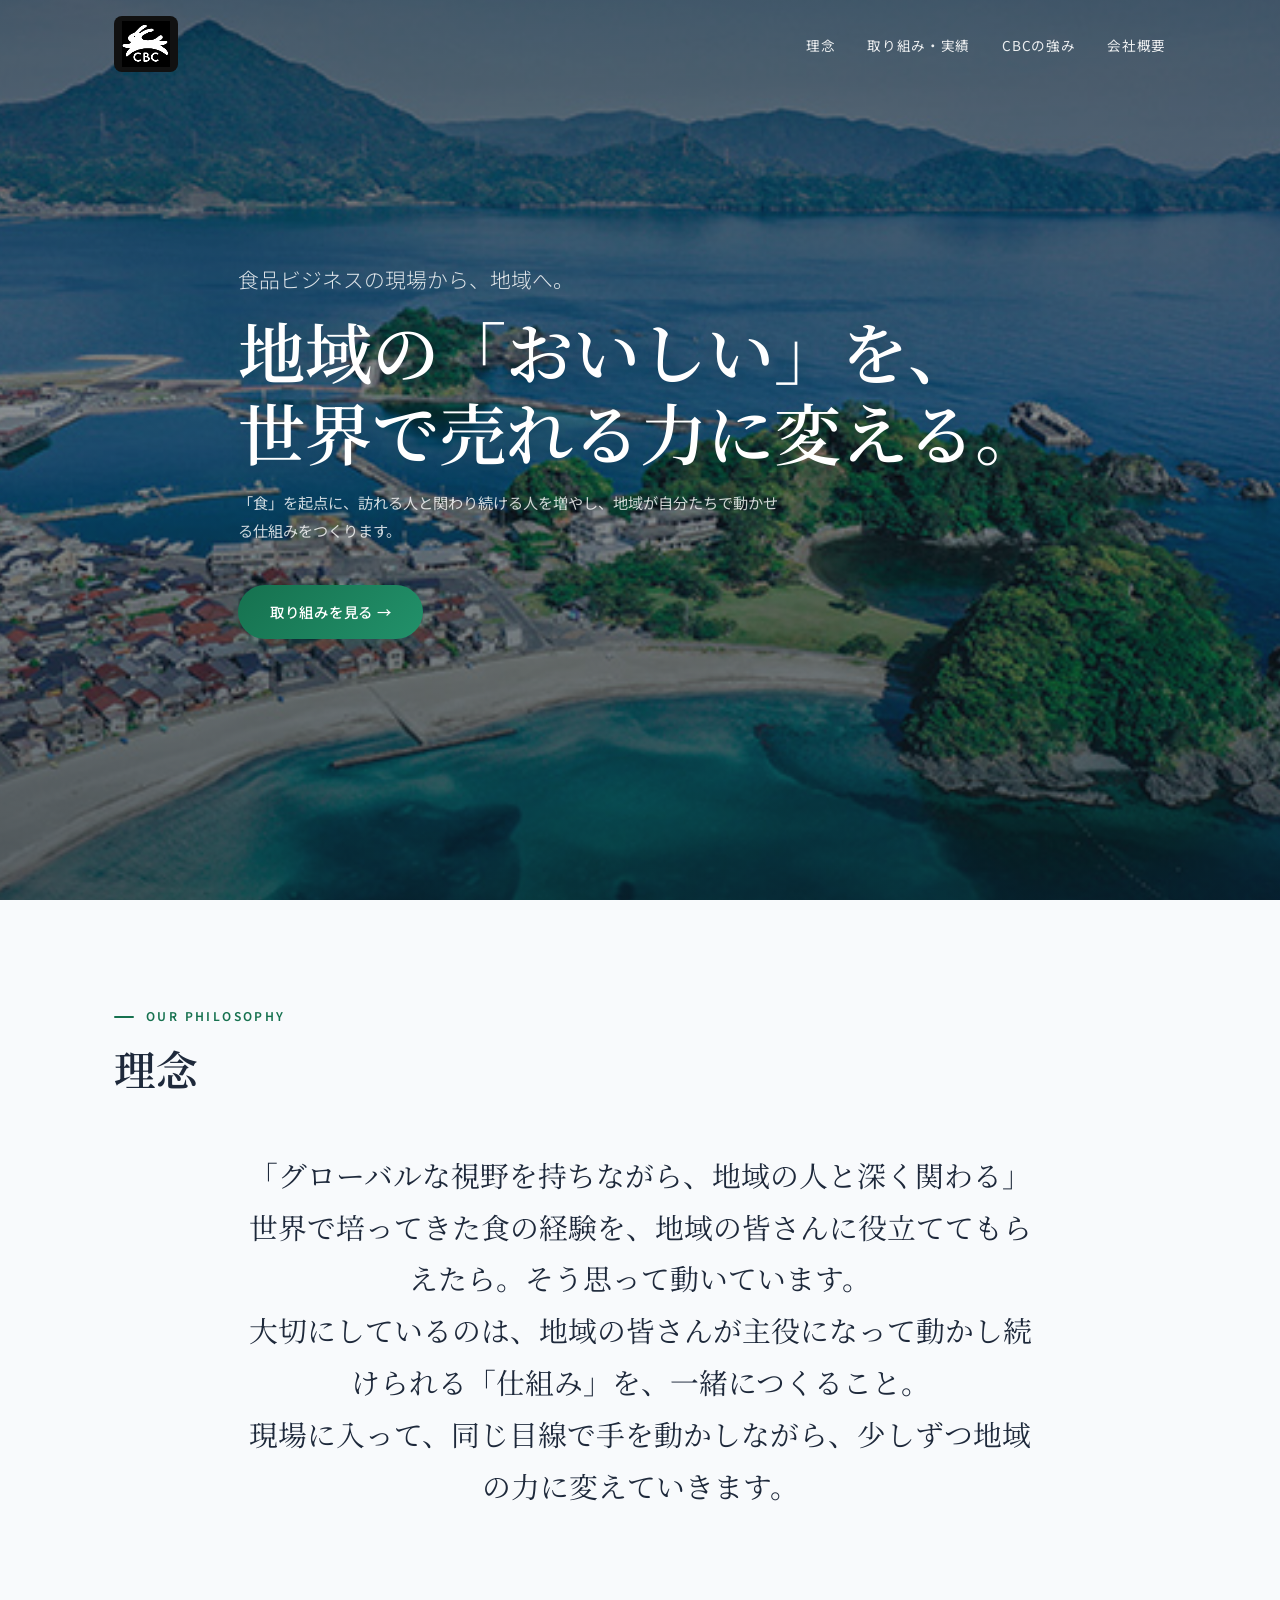
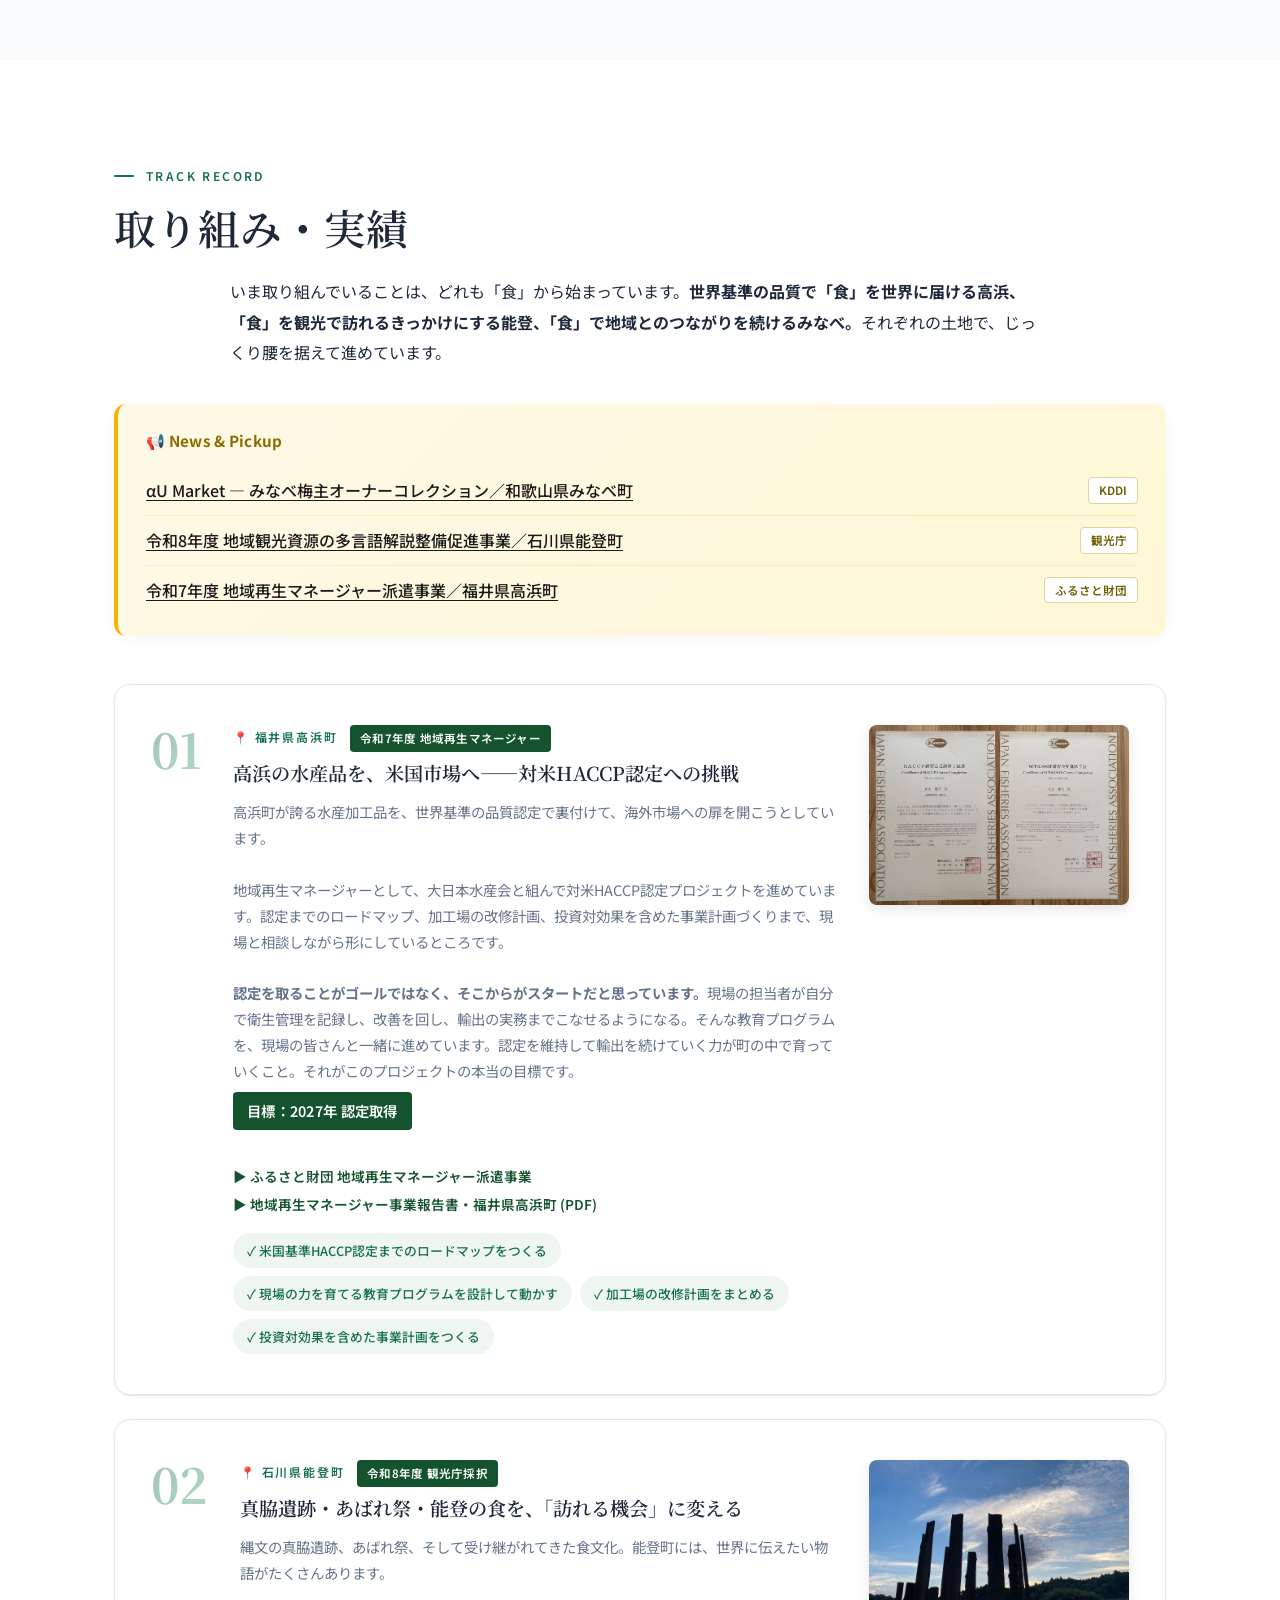
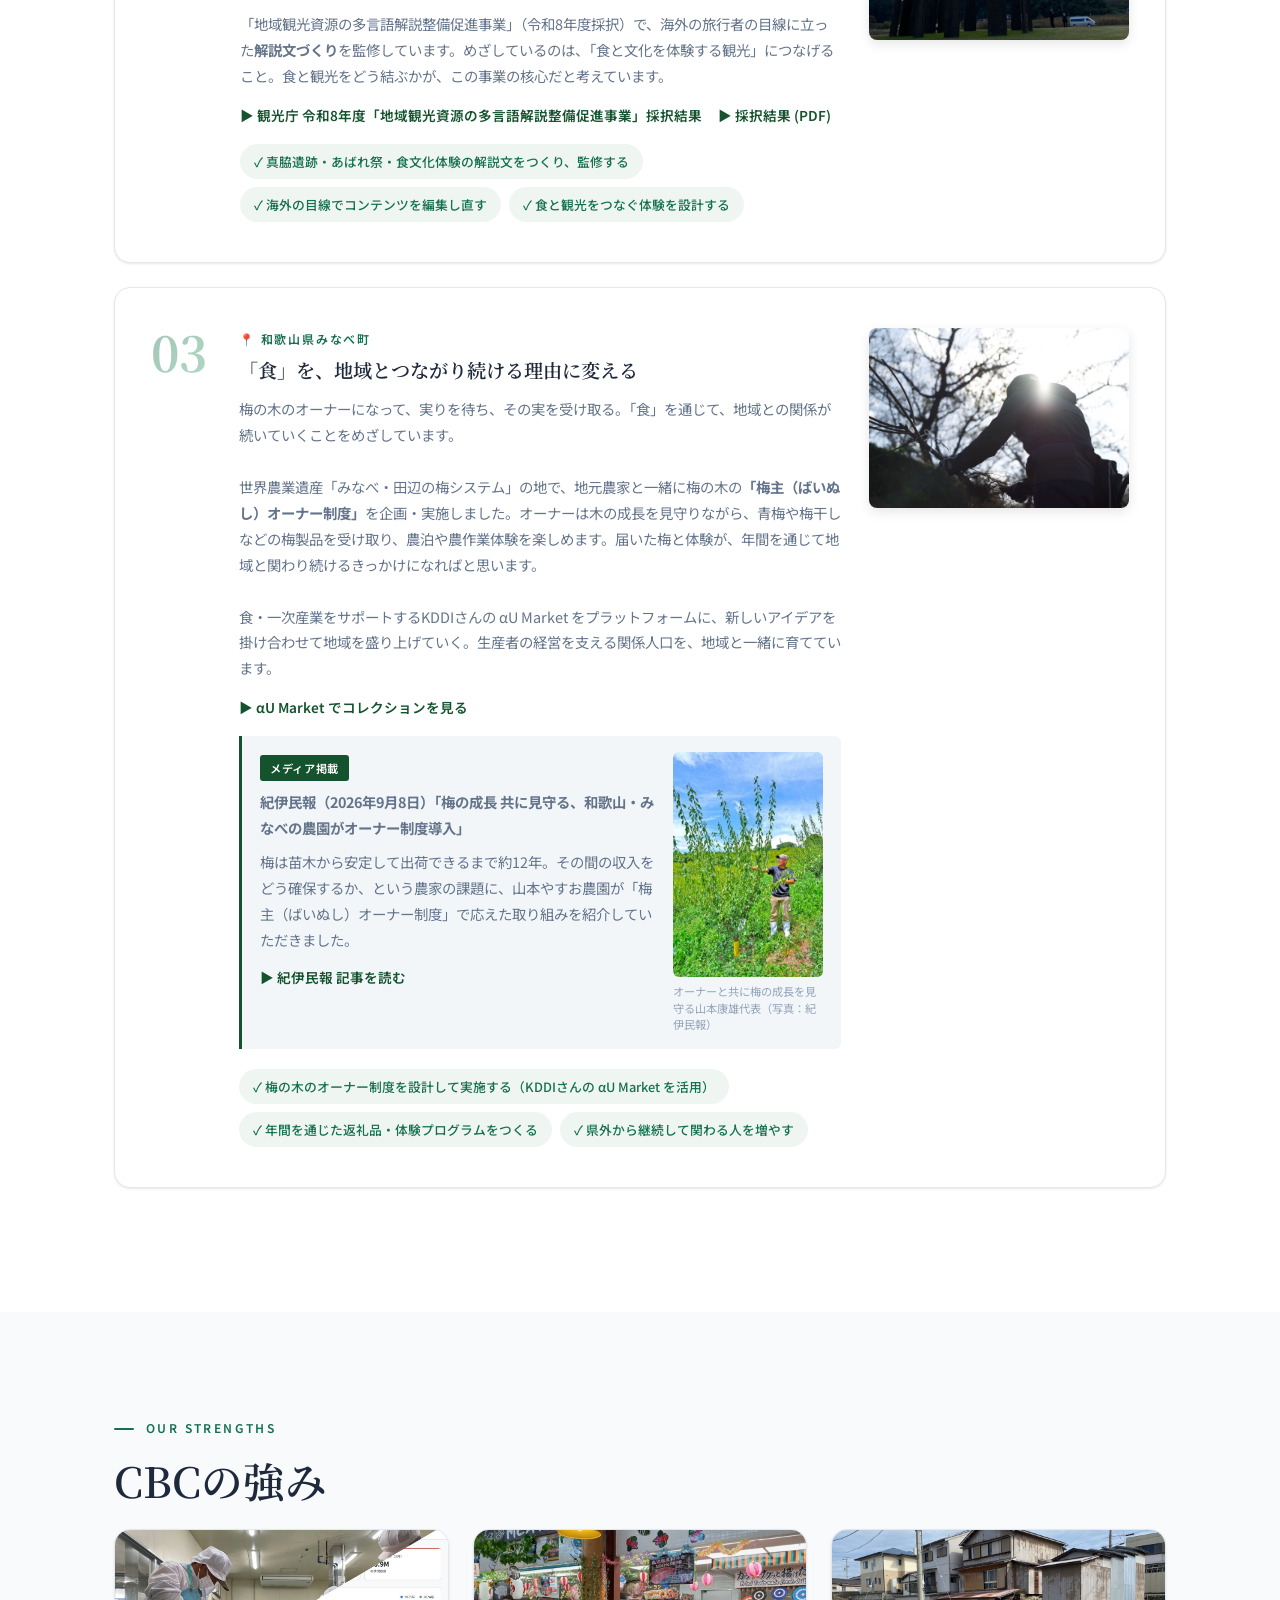
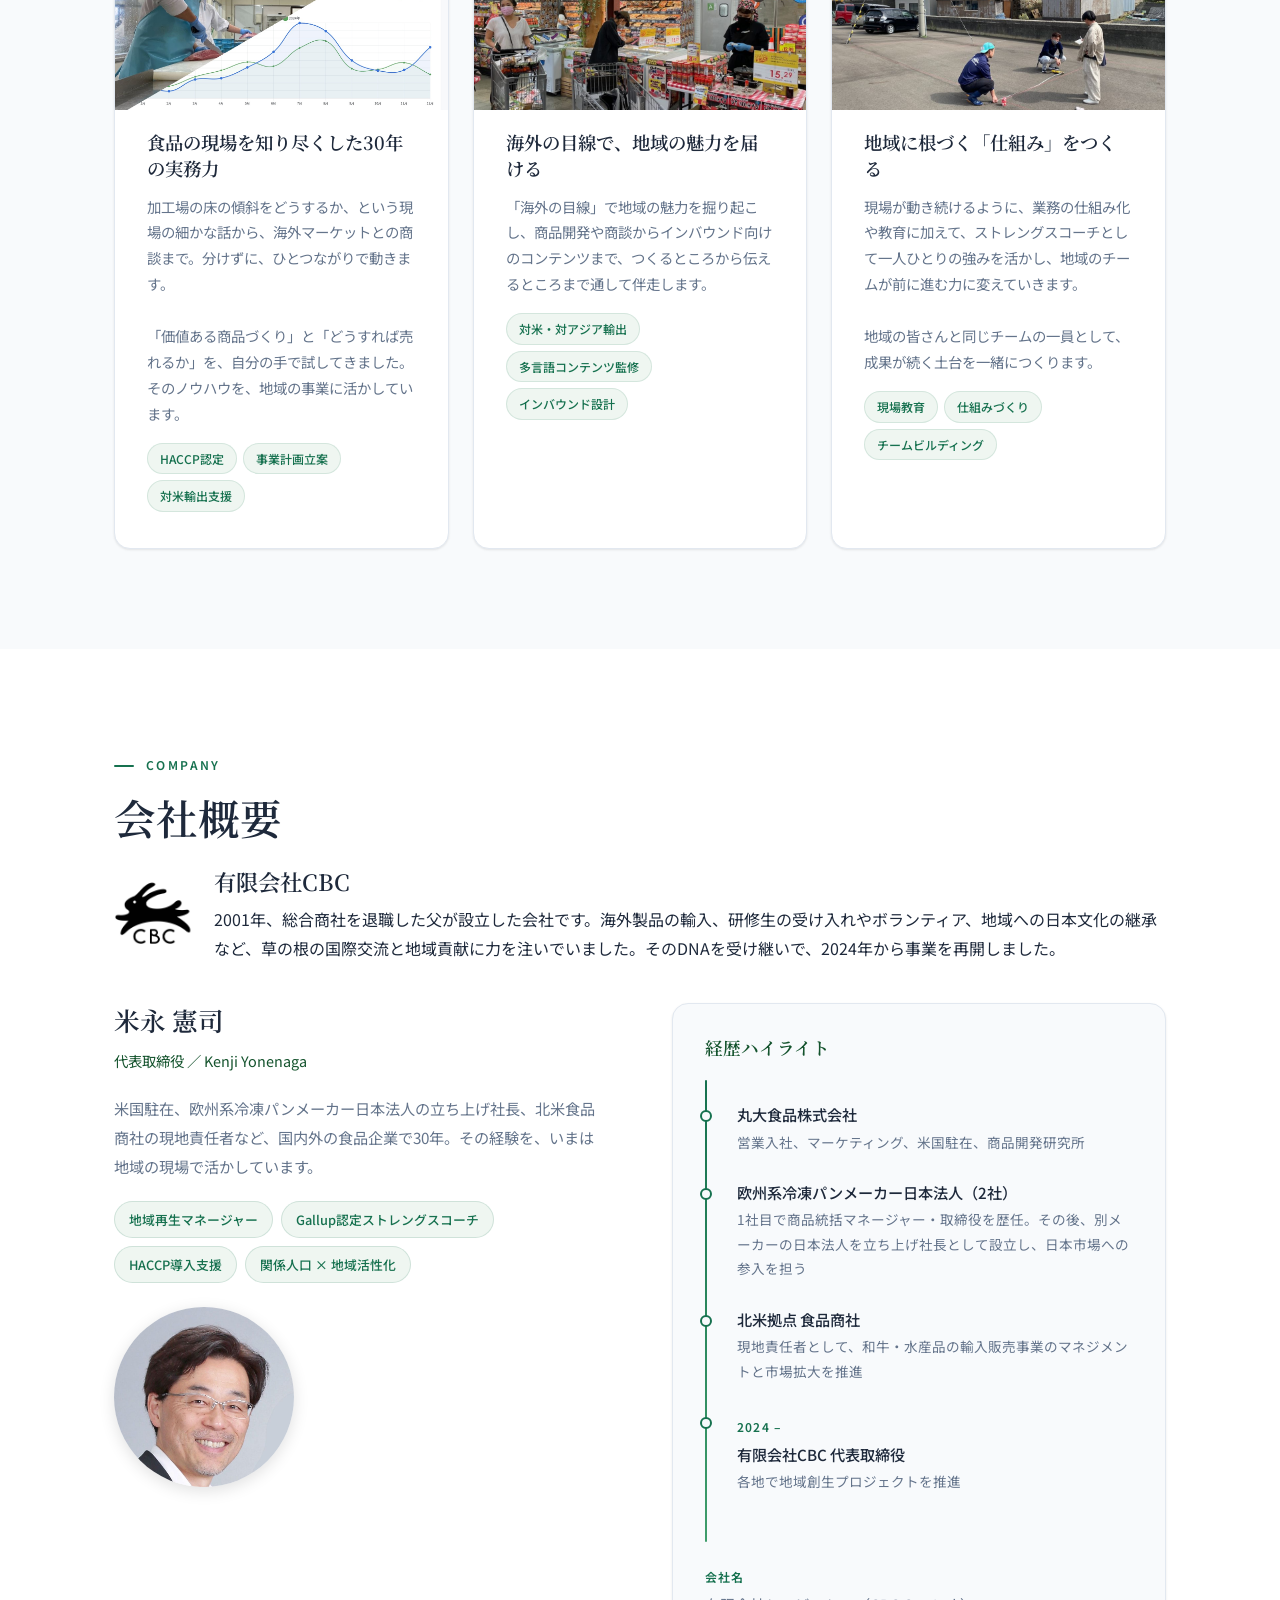
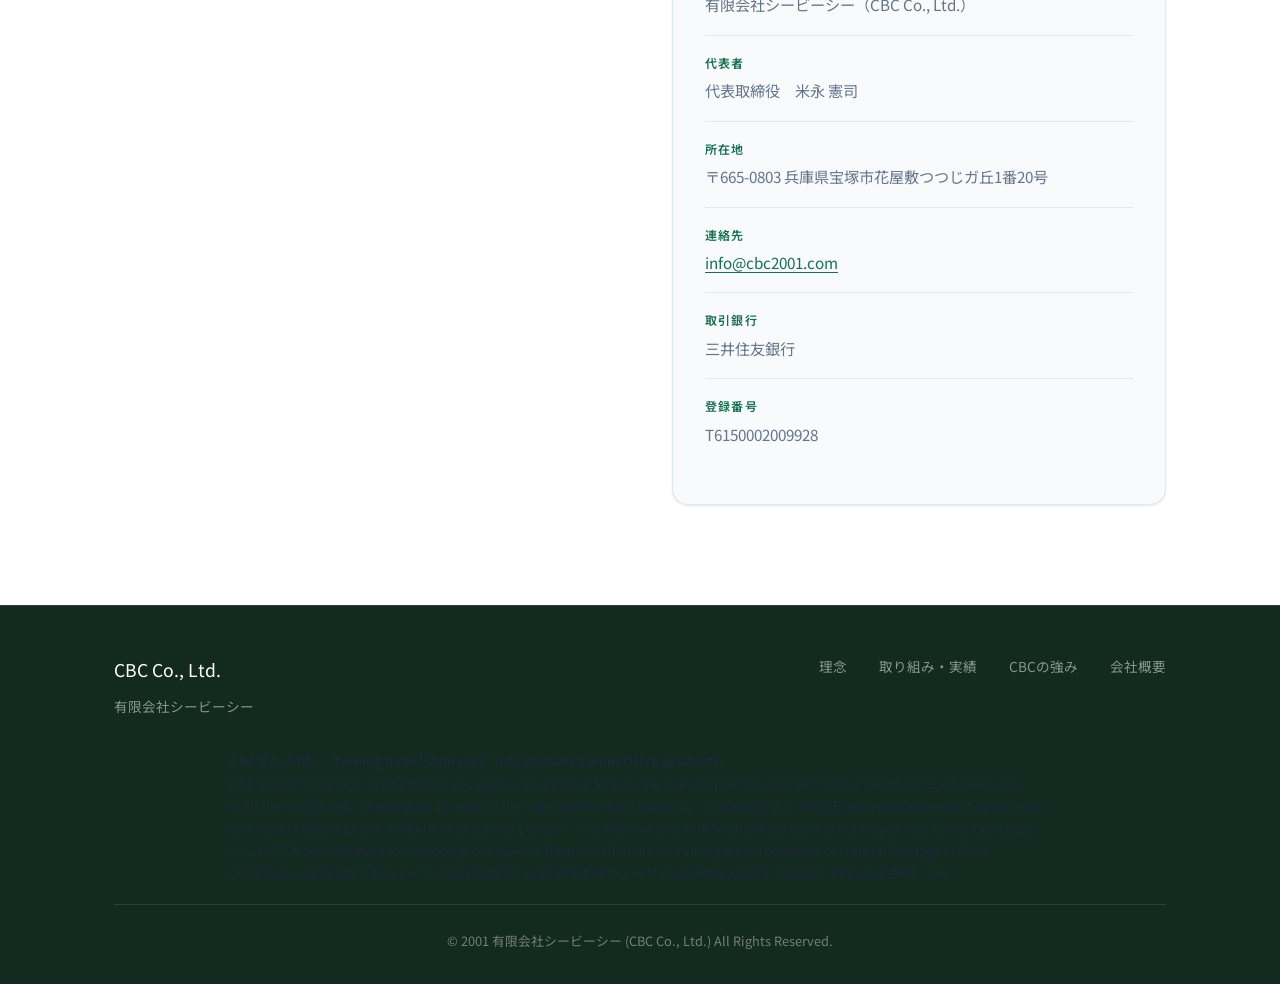
<file: index.html>
<!DOCTYPE html>
<html lang="ja">
<head>
    <meta charset="UTF-8">
    <meta name="viewport" content="width=device-width, initial-scale=1.0">
    <title>有限会社CBC | 地域の「おいしい」を、世界で売れる力に変える</title>
    <meta name="description" content="食品ビジネス30年の実務力で、「食」を起点に観光と関係人口をつなぎ、地域に根づく仕組みをつくる。HACCP認定支援、多言語解説整備、海外展開まで現場で伴走します。">
    <link rel="canonical" href="https://www.cbc2001.com/">

    <!-- SNS・LINE 共有時のプレビュー -->
    <meta property="og:type" content="website">
    <meta property="og:site_name" content="有限会社CBC">
    <meta property="og:locale" content="ja_JP">
    <meta property="og:url" content="https://www.cbc2001.com/">
    <meta property="og:title" content="有限会社CBC | 地域の「おいしい」を、世界で売れる力に変える">
    <meta property="og:description" content="食品ビジネス30年の実務力で、「食」を起点に観光と関係人口をつなぎ、地域に根づく仕組みをつくる。HACCP認定支援、多言語解説整備、海外展開まで現場で伴走します。">
    <meta property="og:image" content="https://www.cbc2001.com/hero_takahama.jpg">
    <meta property="og:image:width" content="700">
    <meta property="og:image:height" content="394">
    <meta property="og:image:alt" content="福井県高浜町の沿岸風景">
    <meta name="twitter:card" content="summary_large_image">

    <link rel="icon" href="cbc_logo.jpeg">
    <link rel="apple-touch-icon" href="cbc_logo.jpeg">

    <link rel="stylesheet" href="style.css">
    <!-- Google Analytics -->
    <script async src="https://www.googletagmanager.com/gtag/js?id=G-JWTRM5EE16"></script>
    <script>
      window.dataLayer = window.dataLayer || [];
      function gtag(){dataLayer.push(arguments);}
      gtag('js', new Date());
      gtag('config', 'G-JWTRM5EE16');
    </script>
</head>
<body>

    <!-- ───── Navigation ───── -->
    <nav class="navbar" id="navbar">
        <div class="container">
            <a href="#hero" class="nav-logo">
                <img src="cbc_logo.jpeg" alt="CBC" class="nav-logo-img">
            </a>
            <ul class="nav-links" id="navLinks">
                <li><a href="#mission">理念</a></li>
                <li><a href="#projects">取り組み・実績</a></li>
                <li><a href="#services">CBCの強み</a></li>
                <li><a href="#about">会社概要</a></li>
            </ul>
            <button class="hamburger" id="hamburger" aria-label="メニューを開く">
                <span></span>
                <span></span>
                <span></span>
            </button>
        </div>
    </nav>

    <!-- ───── Hero ───── -->
    <section class="hero" id="hero">
        <div class="hero-bg">
            <img src="hero_takahama.jpg" alt="福井県高浜町の美しい沿岸風景">
        </div>
        <div class="container">
            <div class="hero-content fade-in">

                <p class="hero-subtitle">食品ビジネスの現場から、地域へ。</p>
                <h1>地域の「おいしい」を、<br>世界で売れる力に変える。</h1>
                <p class="hero-description">
                    「食」を起点に、訪れる人と関わり続ける人を増やし、地域が自分たちで動かせる仕組みをつくります。
                </p>
                <div class="hero-cta">
                    <a href="#projects" class="btn btn-primary">取り組みを見る →</a>
                </div>
            </div>
        </div>
    </section>

    <!-- ───── Mission ───── -->
    <section class="mission" id="mission">
        <div class="container">
            <div class="fade-in">
                <span class="section-label">Our Philosophy</span>
                <h2 class="section-title">理念</h2>
            </div>

            <div class="mission-quote fade-in">
                「グローバルな視野を持ちながら、地域の人と深く関わる」<br>
                世界で培ってきた食の経験を、地域の皆さんに役立ててもらえたら。そう思って動いています。<br>
                大切にしているのは、地域の皆さんが主役になって動かし続けられる「仕組み」を、一緒につくること。<br>
                現場に入って、同じ目線で手を動かしながら、少しずつ地域の力に変えていきます。
            </div>

        </div>
    </section>

    <!-- ───── Projects (実績) ───── -->
    <section class="projects" id="projects">
        <div class="container">
            <div class="fade-in">
                <span class="section-label">Track Record</span>
                <h2 class="section-title">取り組み・実績</h2>
            </div>

            <p class="projects-lead fade-in" style="max-width: 820px; margin: 0 auto 36px; line-height: 1.9;">いま取り組んでいることは、どれも「食」から始まっています。<strong>世界基準の品質で「食」を世界に届ける高浜、「食」を観光で訪れるきっかけにする能登、「食」で地域とのつながりを続けるみなべ。</strong>それぞれの土地で、じっくり腰を据えて進めています。</p>

            <div class="news-pickup fade-in">
                <span class="news-pickup-label">📢 News &amp; Pickup</span>
                <ul class="news-pickup-list">
                    <li>
                        <a href="#project-minabe">αU Market — みなべ梅主オーナーコレクション／和歌山県みなべ町</a>
                        <span class="news-tag">KDDI</span>
                    </li>
                    <li>
                        <a href="https://www.mlit.go.jp/kankocho/kobo05_00100.html" target="_blank" rel="noopener">令和8年度 地域観光資源の多言語解説整備促進事業／石川県能登町</a>
                        <span class="news-tag">観光庁</span>
                    </li>
                    <li>
                        <a href="https://www.furusato-zaidan.or.jp/chiiki/" target="_blank" rel="noopener">令和7年度 地域再生マネージャー派遣事業／福井県高浜町</a>
                        <span class="news-tag">ふるさと財団</span>
                    </li>
                </ul>
            </div>

            <div class="project-card fade-in">
                <div class="project-number">01</div>
                <div class="project-body">
                    <div class="project-text">
                        <div class="location">📍 福井県高浜町 <span class="location-badge">令和7年度 地域再生マネージャー</span></div>
                        <h3>高浜の水産品を、米国市場へ——対米HACCP認定への挑戦</h3>
                        <p>高浜町が誇る水産加工品を、世界基準の品質認定で裏付けて、海外市場への扉を開こうとしています。<br><br>地域再生マネージャーとして、大日本水産会と組んで対米HACCP認定プロジェクトを進めています。認定までのロードマップ、加工場の改修計画、投資対効果を含めた事業計画づくりまで、現場と相談しながら形にしているところです。<br><br><strong>認定を取ることがゴールではなく、そこからがスタートだと思っています。</strong>現場の担当者が自分で衛生管理を記録し、改善を回し、輸出の実務までこなせるようになる。そんな教育プログラムを、現場の皆さんと一緒に進めています。認定を維持して輸出を続けていく力が町の中で育っていくこと。それがこのプロジェクトの本当の目標です。</p>
                        <p class="project-target" style="color: #fff !important;">目標：2027年 認定取得</p>
                        <div class="project-links" style="margin-bottom: 16px;">
                            <a href="https://www.furusato-zaidan.or.jp/chiiki/" target="_blank" rel="noopener" class="project-link">▶ ふるさと財団 地域再生マネージャー派遣事業</a>
                            <a href="https://www.furusato-zaidan.or.jp/jigyo/ctrl/jigyou/upfile/444/MGkensaku_20260325_134418.pdf" target="_blank" rel="noopener" class="project-link">▶ 地域再生マネージャー事業報告書・福井県高浜町 (PDF)</a>
                        </div>

                        <div class="project-highlights">
                            <span class="project-highlight">✓ 米国基準HACCP認定までのロードマップをつくる</span>
                            <span class="project-highlight">✓ 現場の力を育てる教育プログラムを設計して動かす</span>
                            <span class="project-highlight">✓ 加工場の改修計画をまとめる</span>
                            <span class="project-highlight">✓ 投資対効果を含めた事業計画をつくる</span>
                        </div>
                    </div>
                    <img src="project_01.jpeg" alt="HACCP認定証書" class="project-img">
                </div>
            </div>

            <div class="project-card fade-in">
                <div class="project-number">02</div>
                <div class="project-body">
                    <div class="project-text">
                        <div class="location">📍 石川県能登町 <span class="location-badge">令和8年度 観光庁採択</span></div>
                        <h3>真脇遺跡・あばれ祭・能登の食を、「訪れる機会」に変える</h3>
                        <p>縄文の真脇遺跡、あばれ祭、そして受け継がれてきた食文化。能登町には、世界に伝えたい物語がたくさんあります。<br><br>「地域観光資源の多言語解説整備促進事業」（令和8年度採択）で、海外の旅行者の目線に立った<strong>解説文づくり</strong>を監修しています。めざしているのは、「食と文化を体験する観光」につなげること。食と観光をどう結ぶかが、この事業の核心だと考えています。</p>
                        <div class="project-links" style="margin-bottom: 16px;">
                            <a href="https://www.mlit.go.jp/kankocho/kobo05_00100.html" target="_blank" rel="noopener" class="project-link">▶ 観光庁 令和8年度「地域観光資源の多言語解説整備促進事業」採択結果</a>
                            <a href="https://www.mlit.go.jp/kankocho/content/001998495.pdf" target="_blank" rel="noopener" class="project-link">▶ 採択結果 (PDF)</a>
                        </div>

                        <div class="project-highlights">
                            <span class="project-highlight">✓ 真脇遺跡・あばれ祭・食文化体験の解説文をつくり、監修する</span>
                            <span class="project-highlight">✓ 海外の目線でコンテンツを編集し直す</span>
                            <span class="project-highlight">✓ 食と観光をつなぐ体験を設計する</span>
                        </div>
                    </div>
                    <img src="project_05.jpeg" alt="石川県能登町 真脇遺跡（縄文時代の環状木柱列）" class="project-img"
                         onerror="this.onerror=null;this.src='hero_regional.png';">
                </div>
            </div>

            <div class="project-card fade-in" id="project-minabe">
                <div class="project-number">03</div>
                <div class="project-body">
                    <div class="project-text">
                        <div class="location">📍 和歌山県みなべ町</div>
                        <h3>「食」を、地域とつながり続ける理由に変える</h3>
                        <p>梅の木のオーナーになって、実りを待ち、その実を受け取る。「食」を通じて、地域との関係が続いていくことをめざしています。<br><br>世界農業遺産「みなべ・田辺の梅システム」の地で、地元農家と一緒に梅の木の<strong>「梅主（ばいぬし）オーナー制度」</strong>を企画・実施しました。オーナーは木の成長を見守りながら、青梅や梅干しなどの梅製品を受け取り、農泊や農作業体験を楽しめます。届いた梅と体験が、年間を通じて地域と関わり続けるきっかけになればと思います。<br><br>食・一次産業をサポートするKDDIさんの αU Market をプラットフォームに、新しいアイデアを掛け合わせて地域を盛り上げていく。生産者の経営を支える関係人口を、地域と一緒に育てています。</p>
                        <div class="project-links" style="margin-bottom: 16px;">
                            <a href="https://market.alpha-u.io/collections/TUNAGU" target="_blank" rel="noopener" class="project-link">▶ αU Market でコレクションを見る</a>
                        </div>

                        <div class="project-press">
                            <div class="project-press-text">
                                <span class="project-press-label">メディア掲載</span>
                                <p class="project-press-title">紀伊民報（2026年9月8日）「梅の成長 共に見守る、和歌山・みなべの農園がオーナー制度導入」</p>
                                <p class="project-press-comment">梅は苗木から安定して出荷できるまで約12年。その間の収入をどう確保するか、という農家の課題に、山本やすお農園が「梅主（ばいぬし）オーナー制度」で応えた取り組みを紹介していただきました。</p>
                                <a href="https://www.agara.co.jp/article/683297" target="_blank" rel="noopener" class="project-link">▶ 紀伊民報 記事を読む</a>
                            </div>
                            <figure class="project-press-figure">
                                <img src="press_kiiminpo_2026.jpg" alt="オーナーと共に梅の成長を見守る山本康雄代表（和歌山県みなべ町熊岡）" loading="lazy">
                                <figcaption>オーナーと共に梅の成長を見守る山本康雄代表（写真：紀伊民報）</figcaption>
                            </figure>
                        </div>

                        <div class="project-highlights">
                            <span class="project-highlight">✓ 梅の木のオーナー制度を設計して実施する（KDDIさんの αU Market を活用）</span>
                            <span class="project-highlight">✓ 年間を通じた返礼品・体験プログラムをつくる</span>
                            <span class="project-highlight">✓ 県外から継続して関わる人を増やす</span>
                        </div>
                    </div>
                    <img src="project_02.jpeg" alt="梅の木の剪定作業をする生産者" class="project-img">
                </div>
            </div>
        </div>
    </section>

    <!-- ───── Services (3つの強み) ───── -->
    <section class="services" id="services">
        <div class="container">
            <div class="fade-in">
                <span class="section-label">Our Strengths</span>
                <h2 class="section-title">CBCの強み</h2>
            </div>

            <div class="services-grid">
                <div class="service-card fade-in" data-delay="0">
                    <img src="service_01.jpeg" alt="水産加工場での作業と、月別の売上推移グラフ" class="service-card-img">
                    <h3>食品の現場を知り尽くした30年の実務力</h3>
                    <p>加工場の床の傾斜をどうするか、という現場の細かな話から、海外マーケットとの商談まで。分けずに、ひとつながりで動きます。<br><br>「価値ある商品づくり」と「どうすれば売れるか」を、自分の手で試してきました。そのノウハウを、地域の事業に活かしています。</p>
                    <div class="service-tags">
                        <span class="service-tag">HACCP認定</span>
                        <span class="service-tag">事業計画立案</span>
                        <span class="service-tag">対米輸出支援</span>
                    </div>
                </div>
                <div class="service-card fade-in" data-delay="150">
                    <img src="strength_overseas.jpg" alt="米国スーパーでのUS WAGYU販売現場" class="service-card-img">
                    <h3>海外の目線で、地域の魅力を届ける</h3>
                    <p>「海外の目線」で地域の魅力を掘り起こし、商品開発や商談からインバウンド向けのコンテンツまで、つくるところから伝えるところまで通して伴走します。</p>
                    <div class="service-tags">
                        <span class="service-tag">対米・対アジア輸出</span>
                        <span class="service-tag">多言語コンテンツ監修</span>
                        <span class="service-tag">インバウンド設計</span>
                    </div>
                </div>
                <div class="service-card fade-in" data-delay="300">
                    <img src="strength_community.jpg" alt="地域でのフィールドワーク・現地計測の様子" class="service-card-img">
                    <h3>地域に根づく「仕組み」をつくる</h3>
                    <p>現場が動き続けるように、業務の仕組み化や教育に加えて、ストレングスコーチとして一人ひとりの強みを活かし、地域のチームが前に進む力に変えていきます。<br><br>地域の皆さんと同じチームの一員として、成果が続く土台を一緒につくります。</p>
                    <div class="service-tags">
                        <span class="service-tag">現場教育</span>
                        <span class="service-tag">仕組みづくり</span>
                        <span class="service-tag">チームビルディング</span>
                    </div>
                </div>
            </div>
        </div>
    </section>

    <!-- ───── About ───── -->
    <section class="about" id="about">
        <div class="container">
            <div class="fade-in">
                <span class="section-label">Company</span>
                <h2 class="section-title">会社概要</h2>
            </div>

            <div class="company-intro fade-in" style="display: flex; align-items: center; gap: 20px; margin-bottom: 40px;">
                <img src="cbc_logo.jpeg" alt="CBC ロゴ" style="width: 80px; height: 80px; object-fit: contain;">
                <div>
                    <h3 style="font-family: var(--font-heading); font-size: 1.4rem; margin-bottom: 8px;">有限会社CBC</h3>
                    <p>2001年、総合商社を退職した父が設立した会社です。海外製品の輸入、研修生の受け入れやボランティア、地域への日本文化の継承など、草の根の国際交流と地域貢献に力を注いでいました。そのDNAを受け継いで、2024年から事業を再開しました。</p>
                </div>
            </div>

            <div class="about-grid">
                <div class="about-text fade-in-left">
                    <h3 style="font-family: var(--font-heading); font-size: 1.6rem; margin-bottom: 8px;">米永 憲司</h3>
                    <p style="color: var(--color-accent); font-size: 0.9rem; margin-bottom: 20px;">代表取締役 ／ Kenji Yonenaga</p>

                    <p>米国駐在、欧州系冷凍パンメーカー日本法人の立ち上げ社長、北米食品商社の現地責任者など、国内外の食品企業で30年。その経験を、いまは地域の現場で活かしています。</p>

                    <div class="strengths">
                        <span class="strength-tag">地域再生マネージャー</span>
                        <span class="strength-tag">Gallup認定ストレングスコーチ</span>
                        <span class="strength-tag">HACCP導入支援</span>
                        <span class="strength-tag">関係人口 × 地域活性化</span>
                    </div>
                    <img src="kenji_profile.jpeg" alt="米永 憲司" style="width: 180px; height: 180px; object-fit: cover; object-position: center top; border-radius: 50%; display: block; margin-top: 24px; box-shadow: 0 4px 16px rgba(0,0,0,0.12);">
                </div>

                <div class="profile-card fade-in-right">
                    <h3 style="font-family: var(--font-heading); font-size: 1.1rem; margin-bottom: 20px; color: var(--color-accent);">経歴ハイライト</h3>
                    <div class="timeline">
                        <div class="timeline-item">
                            <h4>丸大食品株式会社</h4>
                            <p>営業入社、マーケティング、米国駐在、商品開発研究所</p>
                        </div>
                        <div class="timeline-item">
                            <h4>欧州系冷凍パンメーカー日本法人（2社）</h4>
                            <p>1社目で商品統括マネージャー・取締役を歴任。その後、別メーカーの日本法人を立ち上げ社長として設立し、日本市場への参入を担う</p>
                        </div>
                        <div class="timeline-item">
                            <h4>北米拠点 食品商社</h4>
                            <p>現地責任者として、和牛・水産品の輸入販売事業のマネジメントと市場拡大を推進</p>
                        </div>
                        <div class="timeline-item">
                            <span class="year">2024 –</span>
                            <h4>有限会社CBC 代表取締役</h4>
                            <p>各地で地域創生プロジェクトを推進</p>
                        </div>
                    </div>

                    <dl class="profile-info" style="margin-top: 24px;">
                        <dt>会社名</dt>
                        <dd>有限会社シービーシー（CBC Co., Ltd.）</dd>
                        <dt>代表者</dt>
                        <dd>代表取締役　米永 憲司</dd>
                        <dt>所在地</dt>
                        <dd>〒665-0803 兵庫県宝塚市花屋敷つつじガ丘1番20号</dd>
                        <dt>連絡先</dt>
                        <dd><a href="mailto:info@cbc2001.com">info@cbc2001.com</a></dd>
                        <dt>取引銀行</dt>
                        <dd>三井住友銀行</dd>
                        <dt>登録番号</dt>
                        <dd>T6150002009928</dd>
                    </dl>
                </div>
            </div>
        </div>
    </section>


    <!-- ───── Footer ───── -->
    <footer class="footer">
        <div class="container">
            <div class="footer-content">
                <div class="footer-brand">
                    <div class="name">CBC Co., Ltd.</div>
                    <div class="company">有限会社シービーシー</div>
                </div>
                <div class="footer-links">
                    <a href="#mission">理念</a>
                    <a href="#projects">取り組み・実績</a>
                    <a href="#services">CBCの強み</a>
                    <a href="#about">会社概要</a>
                </div>
            </div>
            <div class="footer-english" style="max-width: 820px; margin: 0 auto 20px; font-size: 0.82rem; line-height: 1.7; opacity: 0.85;">
                <strong>CBC Co., Ltd. — Turning local "delicious" into globally competitive products.</strong><br>
                CBC supports regional revitalization in Japan by using local food as the starting point to connect tourism and lasting relationships with the community. Drawing on 30 years in the international food business — including U.S. HACCP accreditation, export operations, and market development in North America and Europe — we work on-site with local producers and municipalities. Current projects: U.S. HACCP accreditation for seafood processors in Takahama (Fukui), multilingual interpretation of cultural heritage in Noto (Ishikawa), and a plum-tree ownership program with ume farmers in Minabe (Wakayama). Contact: info@cbc2001.com
            </div>
            <div class="footer-bottom">
                &copy; 2001 有限会社シービーシー (CBC Co., Ltd.) All Rights Reserved.
            </div>
        </div>
    </footer>

    <script src="script.js"></script>

</body>
</html>
</file>
<file: style.css>
/* ============================================================
   米永憲司 LP — style.css
   Design: 明るい和モダン × プレミアム（ライトテーマ）
   ============================================================ */

@import url('https://fonts.googleapis.com/css2?family=Noto+Sans+JP:wght@300;400;500;700&family=Noto+Serif+JP:wght@400;600;700&display=swap');

/* ---------- Custom Properties ---------- */
:root {
  --color-primary: #16714F;
  --color-primary-light: #22916A;
  --color-primary-dark: #0F5138;
  --color-accent: #14532D;
  --color-accent-light: #3F9D6B;
  --color-accent-warm: #F59E0B;
  --color-bg-light: #FFFFFF;
  --color-bg-section: #F8FAFC;
  --color-bg-section-alt: #EFF6F1;
  --color-bg-card: #FFFFFF;
  --color-text: #1E293B;
  --color-text-muted: #64748B;
  --color-text-light: #94A3B8;
  --color-border: rgba(22, 113, 79, 0.12);
  --color-border-light: #E2E8F0;
  --color-glass: rgba(255, 255, 255, 0.7);
  --color-glass-border: rgba(22, 113, 79, 0.1);
  --color-hero-gradient-1: #16714F;
  --color-hero-gradient-2: #0F5138;
  --color-success: #10B981;

  --font-heading: 'Noto Serif JP', 'Hiragino Mincho ProN', 'Yu Mincho', serif;
  --font-body: 'Noto Sans JP', 'Hiragino Kaku Gothic ProN', 'Yu Gothic', Meiryo, sans-serif;

  --section-padding: 100px 0;
  --container-width: 1100px;
  --radius: 16px;
  --radius-sm: 8px;
  --transition: 0.4s cubic-bezier(0.25, 0.46, 0.45, 0.94);

  --shadow-sm: 0 1px 3px rgba(0, 0, 0, 0.06), 0 1px 2px rgba(0, 0, 0, 0.04);
  --shadow-md: 0 4px 16px rgba(0, 0, 0, 0.06), 0 2px 4px rgba(0, 0, 0, 0.04);
  --shadow-lg: 0 12px 40px rgba(0, 0, 0, 0.08), 0 4px 12px rgba(0, 0, 0, 0.04);
  --shadow-xl: 0 20px 60px rgba(0, 0, 0, 0.1);
}

/* ---------- Reset & Base ---------- */
*, *::before, *::after {
  margin: 0;
  padding: 0;
  box-sizing: border-box;
}

html {
  scroll-behavior: smooth;
  font-size: 16px;
}

body {
  font-family: var(--font-body);
  background: var(--color-bg-light);
  color: var(--color-text);
  line-height: 1.8;
  overflow-x: hidden;
  -webkit-font-smoothing: antialiased;
}

img { max-width: 100%; display: block; }
a { color: var(--color-primary); text-decoration: none; transition: var(--transition); }
a:hover { color: var(--color-primary-dark); }

.container {
  max-width: var(--container-width);
  margin: 0 auto;
  padding: 0 24px;
}

/* ---------- Typography ---------- */
h1, h2, h3, h4 {
  font-family: var(--font-heading);
  font-weight: 600;
  line-height: 1.4;
  color: var(--color-text);
}

.section-label {
  display: inline-block;
  font-family: var(--font-body);
  font-size: 0.75rem;
  font-weight: 600;
  letter-spacing: 0.2em;
  text-transform: uppercase;
  color: var(--color-primary);
  margin-bottom: 12px;
  position: relative;
  padding-left: 32px;
}

.section-label::before {
  content: '';
  position: absolute;
  left: 0;
  top: 50%;
  width: 20px;
  height: 2px;
  background: var(--color-primary);
  border-radius: 1px;
}

.section-title {
  font-size: clamp(1.8rem, 4vw, 2.6rem);
  margin-bottom: 20px;
  color: var(--color-text);
  background: linear-gradient(135deg, var(--color-text) 30%, var(--color-primary));
  -webkit-background-clip: text;
  -webkit-text-fill-color: transparent;
  background-clip: text;
}

.section-subtitle {
  font-family: var(--font-body);
  font-size: 1rem;
  color: var(--color-text-muted);
  max-width: 640px;
  margin-bottom: 48px;
  font-weight: 300;
}

/* ---------- Scroll Animation ---------- */
.fade-in {
  opacity: 0;
  transform: translateY(40px);
  transition: opacity 0.8s ease, transform 0.8s ease;
}

.fade-in.visible {
  opacity: 1;
  transform: translateY(0);
}

.fade-in-left {
  opacity: 0;
  transform: translateX(-40px);
  transition: opacity 0.8s ease, transform 0.8s ease;
}

.fade-in-left.visible {
  opacity: 1;
  transform: translateX(0);
}

.fade-in-right {
  opacity: 0;
  transform: translateX(40px);
  transition: opacity 0.8s ease, transform 0.8s ease;
}

.fade-in-right.visible {
  opacity: 1;
  transform: translateX(0);
}

/* ---------- Navigation ---------- */
.navbar {
  position: fixed;
  top: 0;
  left: 0;
  width: 100%;
  z-index: 1000;
  padding: 16px 0;
  transition: var(--transition);
}

.navbar.scrolled {
  background: rgba(255, 255, 255, 0.92);
  backdrop-filter: blur(20px);
  -webkit-backdrop-filter: blur(20px);
  border-bottom: 1px solid var(--color-border-light);
  padding: 10px 0;
  box-shadow: var(--shadow-sm);
}

.navbar .container {
  display: flex;
  justify-content: space-between;
  align-items: center;
}

.nav-logo {
  display: flex;
  align-items: center;
  background: #111;
  border-radius: 8px;
  padding: 4px 8px;
}

.nav-logo-img {
  width: 48px;
  height: 48px;
  object-fit: contain;
  display: block;
  filter: invert(1) brightness(2);
}

.nav-links {
  display: flex;
  list-style: none;
  gap: 32px;
}

.nav-links a {
  color: rgba(255, 255, 255, 0.9);
  font-size: 0.85rem;
  font-weight: 400;
  letter-spacing: 0.05em;
  position: relative;
  padding-bottom: 4px;
}

.nav-links a::after {
  content: '';
  position: absolute;
  bottom: 0;
  left: 0;
  width: 0;
  height: 2px;
  background: var(--color-primary);
  border-radius: 1px;
  transition: var(--transition);
}

.nav-links a:hover {
  color: var(--color-primary);
}

.nav-links a:hover::after {
  width: 100%;
}

.hamburger {
  display: none;
  flex-direction: column;
  gap: 5px;
  cursor: pointer;
  background: none;
  border: none;
  padding: 4px;
}

.hamburger span {
  width: 24px;
  height: 2px;
  background: #fff;
  border-radius: 2px;
  transition: var(--transition);
}

.navbar.scrolled .hamburger span {
  background: var(--color-text);
}

.navbar.scrolled .nav-links a {
  color: var(--color-text);
}

/* ---------- Hero ---------- */
.hero {
  position: relative;
  height: 100vh;
  min-height: 700px;
  display: flex;
  align-items: center;
  overflow: hidden;
}

.hero-bg {
  position: absolute;
  inset: 0;
  z-index: 0;
}

.hero-bg img {
  width: 100%;
  height: 100%;
  object-fit: cover;
  filter: brightness(0.78) saturate(0.95);
}

.hero-bg::after {
  content: '';
  position: absolute;
  inset: 0;
  background: linear-gradient(
    to bottom,
    rgba(10, 25, 35, 0.50) 0%,
    rgba(10, 25, 35, 0.30) 45%,
    rgba(10, 25, 35, 0.55) 100%
  );
}

.hero-content {
  position: relative;
  z-index: 1;
}

.hero-tag {
  display: inline-flex;
  align-items: center;
  gap: 8px;
  background: rgba(255, 255, 255, 0.15);
  backdrop-filter: blur(12px);
  -webkit-backdrop-filter: blur(12px);
  border: 1px solid rgba(255, 255, 255, 0.25);
  border-radius: 40px;
  padding: 8px 20px;
  font-size: 0.8rem;
  color: #fff;
  margin-bottom: 24px;
  letter-spacing: 0.1em;
}

.hero-tag .dot {
  width: 6px;
  height: 6px;
  border-radius: 50%;
  background: var(--color-accent-warm);
  animation: pulse 2s infinite;
}

@keyframes pulse {
  0%, 100% { opacity: 1; }
  50% { opacity: 0.3; }
}

.hero h1 {
  font-size: clamp(2.4rem, 6vw, 4.2rem);
  line-height: 1.2;
  margin-bottom: 16px;
  color: #fff;
  background: none;
  -webkit-text-fill-color: #fff;
  text-shadow: 0 2px 20px rgba(0, 0, 0, 0.15);
}

.hero-subtitle {
  font-size: clamp(1rem, 2.2vw, 1.3rem);
  color: rgba(255, 255, 255, 0.85);
  margin-bottom: 12px;
  font-weight: 300;
}

.hero-description {
  font-size: 0.95rem;
  color: rgba(255, 255, 255, 0.8);
  max-width: 540px;
  margin-bottom: 40px;
  line-height: 1.9;
}

.hero-cta {
  display: flex;
  gap: 16px;
  flex-wrap: wrap;
}

.btn {
  display: inline-flex;
  align-items: center;
  gap: 8px;
  padding: 14px 32px;
  border-radius: 40px;
  font-family: var(--font-body);
  font-size: 0.9rem;
  font-weight: 500;
  letter-spacing: 0.05em;
  border: none;
  cursor: pointer;
  transition: var(--transition);
}

.btn-primary {
  background: linear-gradient(135deg, var(--color-primary), var(--color-primary-light));
  color: #fff;
  box-shadow: 0 4px 16px rgba(22, 113, 79, 0.3);
}

.btn-primary:hover {
  transform: translateY(-2px);
  box-shadow: 0 8px 30px rgba(22, 113, 79, 0.4);
  color: #fff;
}

.btn-outline {
  background: transparent;
  border: 1.5px solid rgba(255, 255, 255, 0.5);
  color: #fff;
}

.btn-outline:hover {
  background: rgba(255, 255, 255, 0.15);
  border-color: #fff;
  transform: translateY(-2px);
  color: #fff;
}

/* ---------- Stats Bar ---------- */
.stats-bar {
  background: var(--color-bg-light);
  border-top: 1px solid var(--color-border-light);
  border-bottom: 1px solid var(--color-border-light);
  padding: 48px 0;
}

.stats-grid {
  display: grid;
  grid-template-columns: repeat(4, 1fr);
  gap: 32px;
  text-align: center;
}

.stat-item .stat-number {
  font-family: var(--font-heading);
  font-size: 2.6rem;
  font-weight: 700;
  color: var(--color-primary);
  line-height: 1;
  margin-bottom: 8px;
}

.stat-item .stat-label {
  font-size: 0.8rem;
  color: var(--color-text-muted);
  letter-spacing: 0.05em;
}

/* ---------- Mission ---------- */
.mission {
  padding: var(--section-padding);
  background: var(--color-bg-section);
  position: relative;
}

.mission-quote {
  font-family: var(--font-heading);
  font-size: clamp(1.3rem, 3vw, 1.8rem);
  text-align: center;
  max-width: 800px;
  margin: 0 auto 32px;
  color: var(--color-text);
  position: relative;
  padding: 32px 0 16px;
  line-height: 1.8;
}


.mission-cards {
  display: grid;
  grid-template-columns: repeat(3, 1fr);
  gap: 24px;
}

.mission-card-img {
  width: calc(100% + 48px);
  height: 180px;
  object-fit: cover;
  border-radius: calc(var(--radius) - 2px) calc(var(--radius) - 2px) 0 0;
  margin: -24px -24px 20px -24px;
  display: block;
}

.mission-card {
  background: var(--color-bg-card);
  border: 1px solid var(--color-border-light);
  border-radius: var(--radius);
  overflow: hidden;
  padding: 36px 28px;
  transition: var(--transition);
  box-shadow: var(--shadow-sm);
}

.mission-card:hover {
  transform: translateY(-6px);
  border-color: var(--color-primary);
  box-shadow: var(--shadow-lg);
}

.mission-card .icon {
  font-size: 2rem;
  margin-bottom: 16px;
  width: 56px;
  height: 56px;
  display: flex;
  align-items: center;
  justify-content: center;
  background: var(--color-bg-section-alt);
  border-radius: 12px;
}

.mission-card h3 {
  font-size: 1.1rem;
  margin-bottom: 12px;
  color: var(--color-primary);
}

.mission-card p {
  font-size: 0.9rem;
  color: var(--color-text-muted);
  line-height: 1.8;
}

/* ---------- About ---------- */
.about {
  padding: var(--section-padding);
  background: var(--color-bg-light);
  position: relative;
}

.about-grid {
  display: grid;
  grid-template-columns: 1fr 1fr;
  gap: 64px;
  align-items: start;
}

.about-text p {
  margin-bottom: 20px;
  font-size: 0.95rem;
  color: var(--color-text-muted);
  line-height: 1.9;
}

.about-text p strong {
  color: var(--color-text);
}

.profile-card {
  background: var(--color-bg-section);
  border: 1px solid var(--color-border-light);
  border-radius: var(--radius);
  padding: 32px;
  box-shadow: var(--shadow-sm);
}

.profile-info {
  margin-bottom: 24px;
}

.profile-info dt {
  font-size: 0.75rem;
  color: var(--color-primary);
  letter-spacing: 0.1em;
  text-transform: uppercase;
  margin-bottom: 4px;
  font-weight: 600;
}

.profile-info dd {
  font-size: 0.95rem;
  margin-bottom: 16px;
  padding-bottom: 16px;
  border-bottom: 1px solid var(--color-border-light);
  color: var(--color-text-muted);
}

.profile-info dd a {
  text-decoration: underline;
  text-underline-offset: 3px;
}

.profile-info dd a:hover {
  opacity: 0.8;
}

.profile-info dd:last-child {
  border-bottom: none;
  margin-bottom: 0;
  padding-bottom: 0;
}

.strengths {
  display: flex;
  flex-wrap: wrap;
  gap: 8px;
  margin-top: 16px;
}

.strength-tag {
  display: inline-block;
  padding: 6px 14px;
  background: var(--color-bg-section-alt);
  border: 1px solid rgba(22, 113, 79, 0.15);
  border-radius: 40px;
  font-size: 0.8rem;
  color: var(--color-primary);
  font-weight: 500;
}

/* ---------- Timeline ---------- */
.timeline {
  position: relative;
  padding: 20px 0;
}

.timeline::before {
  content: '';
  position: absolute;
  left: 0;
  top: 0;
  bottom: 0;
  width: 2px;
  background: linear-gradient(180deg, var(--color-primary), var(--color-accent-light));
  border-radius: 1px;
}

.timeline-item {
  position: relative;
  padding-left: 32px;
  margin-bottom: 28px;
}

.timeline-item::before {
  content: '';
  position: absolute;
  left: -5px;
  top: 6px;
  width: 12px;
  height: 12px;
  border-radius: 50%;
  background: var(--color-bg-section);
  border: 2px solid var(--color-primary);
}

.timeline-item .year {
  font-size: 0.75rem;
  color: var(--color-primary);
  letter-spacing: 0.1em;
  font-weight: 600;
}

.timeline-item h4 {
  font-size: 0.95rem;
  margin: 4px 0;
  font-family: var(--font-body);
  font-weight: 500;
  color: var(--color-text);
}

.timeline-item p {
  font-size: 0.85rem;
  color: var(--color-text-muted);
}

/* ---------- Services ---------- */
.services {
  padding: var(--section-padding);
  background: var(--color-bg-section);
}

.services-grid {
  display: grid;
  grid-template-columns: repeat(3, 1fr);
  gap: 24px;
}

.service-card-img {
  display: block;
  height: 180px;
  object-fit: cover;
  /* カードの padding ぶん外側へ広げて上部を全幅で敷く。
     img の max-width: 100% を解除しないと右側が欠ける */
  max-width: none;
  width: calc(100% + var(--card-pad-x) * 2);
  margin: calc(var(--card-pad-y) * -1) calc(var(--card-pad-x) * -1) 20px;
}

.service-card {
  --card-pad-y: 36px;
  --card-pad-x: 32px;
  background: var(--color-bg-card);
  border: 1px solid var(--color-border-light);
  border-radius: var(--radius);
  overflow: hidden;
  padding: var(--card-pad-y) var(--card-pad-x);
  transition: var(--transition);
  position: relative;
  overflow: hidden;
  box-shadow: var(--shadow-sm);
}

.service-card::before {
  content: '';
  position: absolute;
  top: 0;
  left: 0;
  width: 100%;
  height: 3px;
  background: linear-gradient(90deg, var(--color-primary), var(--color-accent-light));
  opacity: 0;
  transition: var(--transition);
}

.service-card:hover {
  transform: translateY(-6px);
  border-color: var(--color-primary);
  box-shadow: var(--shadow-lg);
}

.service-card:hover::before {
  opacity: 1;
}

.service-card .icon {
  font-size: 2rem;
  margin-bottom: 16px;
  width: 56px;
  height: 56px;
  display: flex;
  align-items: center;
  justify-content: center;
  background: var(--color-bg-section-alt);
  border-radius: 12px;
}

.service-card h3 {
  font-size: 1.15rem;
  margin-bottom: 12px;
  color: var(--color-text);
}

.service-card p {
  font-size: 0.9rem;
  color: var(--color-text-muted);
  line-height: 1.8;
  margin-bottom: 16px;
}

.service-tags {
  display: flex;
  flex-wrap: wrap;
  gap: 6px;
}

.service-tag {
  padding: 4px 12px;
  background: var(--color-bg-section-alt);
  border: 1px solid rgba(22, 113, 79, 0.12);
  border-radius: 40px;
  font-size: 0.75rem;
  color: var(--color-primary);
  font-weight: 500;
}

/* ---------- Projects ---------- */
.projects {
  padding: var(--section-padding);
  background: var(--color-bg-light);
}

.project-card {
  background: var(--color-bg-card);
  border: 1px solid var(--color-border-light);
  border-radius: var(--radius);
  padding: 40px 36px;
  margin-bottom: 24px;
  display: grid;
  grid-template-columns: auto 1fr;
  gap: 32px;
  align-items: start;
  transition: var(--transition);
  box-shadow: var(--shadow-sm);
}

.project-card:hover {
  border-color: var(--color-primary);
  box-shadow: var(--shadow-md);
  transform: translateY(-2px);
}

.project-number {
  font-family: var(--font-heading);
  font-size: 3rem;
  font-weight: 700;
  background: linear-gradient(135deg, var(--color-primary), var(--color-accent-light));
  -webkit-background-clip: text;
  -webkit-text-fill-color: transparent;
  background-clip: text;
  opacity: 0.4;
  line-height: 1;
}

.project-body {
  display: flex;
  gap: 28px;
  align-items: flex-start;
}

.project-text {
  flex: 1;
  min-width: 0;
}

.project-img {
  width: 260px;
  height: 180px;
  object-fit: cover;
  border-radius: 8px;
  flex-shrink: 0;
  box-shadow: 0 4px 12px rgba(0,0,0,0.10);
}

.project-card .location {
  font-size: 0.75rem;
  color: var(--color-primary);
  letter-spacing: 0.15em;
  text-transform: uppercase;
  margin-bottom: 8px;
  font-weight: 600;
}

.project-card h3 {
  font-size: 1.2rem;
  margin-bottom: 12px;
  color: var(--color-text);
}

.project-card p {
  font-size: 0.9rem;
  color: var(--color-text-muted);
  line-height: 1.8;
}

.project-highlights {
  display: flex;
  flex-wrap: wrap;
  gap: 8px;
  margin-top: 16px;
}

.project-highlight {
  display: inline-flex;
  align-items: center;
  gap: 6px;
  padding: 6px 14px;
  background: var(--color-bg-section-alt);
  border-radius: 40px;
  font-size: 0.8rem;
  color: var(--color-primary);
  font-weight: 500;
}

/* ---------- Testimonials ---------- */
.testimonials {
  padding: var(--section-padding);
  background: var(--color-bg-section-alt);
}

.testimonial-header {
  text-align: center;
  margin-bottom: 48px;
}

.satisfaction-score {
  display: inline-flex;
  align-items: baseline;
  gap: 8px;
  margin-bottom: 12px;
}

.satisfaction-score .number {
  font-family: var(--font-heading);
  font-size: 3.5rem;
  font-weight: 700;
  color: var(--color-primary);
  line-height: 1;
}

.satisfaction-score .unit {
  font-size: 1.2rem;
  color: var(--color-text-muted);
}

.stars {
  color: var(--color-accent-warm);
  font-size: 1.2rem;
  letter-spacing: 4px;
  margin-bottom: 8px;
}

.testimonials-grid {
  display: grid;
  grid-template-columns: repeat(3, 1fr);
  gap: 24px;
}

.testimonial-card {
  background: var(--color-bg-card);
  border: 1px solid var(--color-border-light);
  border-radius: var(--radius);
  padding: 32px 24px;
  transition: var(--transition);
  box-shadow: var(--shadow-sm);
}

.testimonial-card:hover {
  border-color: var(--color-primary);
  transform: translateY(-4px);
  box-shadow: var(--shadow-md);
}

.testimonial-card .quote-icon {
  font-size: 1.5rem;
  color: var(--color-primary);
  opacity: 0.25;
  margin-bottom: 12px;
}

.testimonial-card p {
  font-size: 0.9rem;
  color: var(--color-text-muted);
  line-height: 1.8;
  margin-bottom: 16px;
  font-style: italic;
}

.testimonial-card .author {
  font-size: 0.8rem;
  color: var(--color-primary);
  font-style: normal;
  font-weight: 500;
}

/* ---------- Contact ---------- */
.contact {
  padding: var(--section-padding);
  background: var(--color-bg-light);
}

.contact-grid {
  display: grid;
  grid-template-columns: 1fr 1fr;
  gap: 48px;
  align-items: start;
}

.contact-info h3 {
  font-size: 1.3rem;
  margin-bottom: 16px;
}

.contact-info p {
  font-size: 0.95rem;
  color: var(--color-text-muted);
  margin-bottom: 32px;
  line-height: 1.8;
}

/* Form Card */
.form-card {
  background: #fff;
  border-radius: 12px;
  box-shadow: 0 2px 20px rgba(0, 0, 0, 0.06);
  overflow: hidden;
}

.form-card-header {
  padding: 32px 32px 16px;
  border-bottom: 1px solid var(--color-border, #e5e7eb);
}

.form-card-title {
  font-family: var(--font-heading);
  font-size: 1.3rem;
  font-weight: 700;
  color: var(--color-text);
  margin: 8px 0 8px;
}

.form-card-desc {
  font-size: 0.85rem;
  color: var(--color-text-muted);
  margin: 0;
  line-height: 1.6;
}

.form-card form {
  padding: 24px 32px 32px;
}

.contact-details {
  list-style: none;
}

.contact-details li {
  display: flex;
  align-items: center;
  gap: 12px;
  margin-bottom: 16px;
  font-size: 0.9rem;
  color: var(--color-text-muted);
}

.contact-details .icon {
  font-size: 1.2rem;
  color: var(--color-primary);
}

.contact-form {
  background: var(--color-bg-section);
  border: 1px solid var(--color-border-light);
  border-radius: var(--radius);
  padding: 36px;
  box-shadow: var(--shadow-sm);
}

.form-group {
  margin-bottom: 20px;
}

.form-group label {
  display: block;
  font-size: 0.8rem;
  color: var(--color-primary);
  letter-spacing: 0.1em;
  text-transform: uppercase;
  margin-bottom: 8px;
  font-weight: 600;
}

.form-group input,
.form-group textarea,
.form-group select {
  width: 100%;
  padding: 12px 16px;
  background: var(--color-bg-card);
  border: 1px solid var(--color-border-light);
  border-radius: var(--radius-sm);
  color: var(--color-text);
  font-family: var(--font-body);
  font-size: 0.9rem;
  transition: var(--transition);
  outline: none;
}

.form-group input:focus,
.form-group textarea:focus,
.form-group select:focus {
  border-color: var(--color-primary);
  box-shadow: 0 0 0 3px rgba(22, 113, 79, 0.1);
}

.form-group input::placeholder,
.form-group textarea::placeholder {
  color: var(--color-text-light);
}

.form-group textarea {
  resize: vertical;
  min-height: 120px;
}

.form-group select option {
  background: var(--color-bg-card);
}

/* ---------- Footer ---------- */
.footer {
  background: #122A20;
  border-top: 1px solid rgba(255, 255, 255, 0.1);
  padding: 48px 0 32px;
  font-family: var(--font-body);
}

.footer-content {
  display: flex;
  justify-content: space-between;
  align-items: start;
  margin-bottom: 32px;
}

.footer-brand .name {
  font-family: var(--font-body);
  font-size: 1.1rem;
  margin-bottom: 8px;
  color: #fff;
}

.footer-brand .name span {
  color: var(--color-accent-warm);
}

.footer-brand .company {
  font-size: 0.85rem;
  color: rgba(255, 255, 255, 0.5);
}

.footer-links {
  display: flex;
  gap: 32px;
}

.footer-links a {
  font-size: 0.85rem;
  color: rgba(255, 255, 255, 0.5);
}

.footer-links a:hover {
  color: #fff;
}

.footer-bottom {
  text-align: center;
  padding-top: 24px;
  border-top: 1px solid rgba(255, 255, 255, 0.1);
  font-size: 0.8rem;
  color: rgba(255, 255, 255, 0.4);
}

/* ---------- Section Scroll Offset ---------- */
.mission,
.about,
.services,
.projects,
.testimonials,
.contact {
  scroll-margin-top: 80px;
}

.mission-quote strong {
  color: var(--color-primary);
  -webkit-text-fill-color: var(--color-primary);
}

/* ---------- Section Divider ---------- */
.section-divider {
  width: 60px;
  height: 2px;
  background: linear-gradient(90deg, var(--color-primary), transparent);
  margin-bottom: 48px;
}

/* ---------- Responsive ---------- */
@media (max-width: 992px) {
  .about-grid {
    grid-template-columns: 1fr;
    gap: 40px;
  }

  .mission-cards {
    grid-template-columns: 1fr 1fr;
  }

  .services-grid {
    grid-template-columns: 1fr;
  }

  .testimonials-grid {
    grid-template-columns: 1fr 1fr;
  }

  .contact-grid {
    grid-template-columns: 1fr;
  }

  .stats-grid {
    grid-template-columns: repeat(2, 1fr);
  }
}

@media (max-width: 768px) {
  :root {
    --section-padding: 72px 0;
  }

  .nav-links {
    display: none;
    position: fixed;
    top: 0;
    left: 0;
    width: 100%;
    height: 100vh;
    background: rgba(255, 255, 255, 0.97);
    backdrop-filter: blur(20px);
    -webkit-backdrop-filter: blur(20px);
    flex-direction: column;
    justify-content: center;
    align-items: center;
    gap: 28px;
  }

  .nav-links.active {
    display: flex;
  }

  .nav-links.active a {
    color: var(--color-text);
  }

  .nav-links a {
    font-size: 1.2rem;
  }

  .hamburger {
    display: flex;
    z-index: 1001;
  }

  .hamburger.active span:nth-child(1) {
    transform: rotate(45deg) translate(5px, 5px);
  }

  .hamburger.active span:nth-child(2) {
    opacity: 0;
  }

  .hamburger.active span:nth-child(3) {
    transform: rotate(-45deg) translate(5px, -5px);
  }

  .hero h1 {
    font-size: 2rem;
  }

  .mission-cards {
    grid-template-columns: 1fr;
  }

  .testimonials-grid {
    grid-template-columns: 1fr;
  }

  .project-card {
    grid-template-columns: 1fr;
    gap: 16px;
  }

  .project-body {
    flex-direction: column;
  }

  .project-img {
    width: 100%;
    height: 200px;
  }

  .project-number {
    font-size: 2rem;
  }

  .stats-grid {
    grid-template-columns: 1fr 1fr;
    gap: 24px;
  }

  .footer-content {
    flex-direction: column;
    gap: 24px;
  }

  .footer-links {
    flex-wrap: wrap;
    gap: 16px;
  }
}

@media (max-width: 480px) {
  .hero-cta {
    flex-direction: column;
  }

  .btn {
    justify-content: center;
  }
}

/* ---------- Feedback Button & Modal ---------- */
.feedback-btn {
  position: fixed;
  bottom: 32px;
  right: 32px;
  z-index: 900;
  display: flex;
  align-items: center;
  gap: 8px;
  padding: 12px 20px;
  background: linear-gradient(135deg, var(--color-primary), var(--color-primary-light));
  border: none;
  border-radius: 50px;
  color: #fff;
  font-family: var(--font-body);
  font-size: 0.85rem;
  font-weight: 500;
  cursor: pointer;
  box-shadow: 0 4px 24px rgba(22, 113, 79, 0.3);
  transition: var(--transition);
}
.feedback-btn:hover {
  background: linear-gradient(135deg, var(--color-primary-dark), var(--color-primary));
  transform: translateY(-2px);
  box-shadow: 0 8px 32px rgba(22, 113, 79, 0.4);
}

.feedback-modal {
  display: none;
  position: fixed;
  inset: 0;
  z-index: 1000;
  background: rgba(0, 0, 0, 0.3);
  backdrop-filter: blur(4px);
  align-items: center;
  justify-content: center;
  padding: 24px;
}
.feedback-modal.active {
  display: flex;
}

.feedback-modal-content {
  background: var(--color-bg-card);
  border: 1px solid var(--color-border-light);
  border-radius: var(--radius);
  padding: 40px;
  width: 100%;
  max-width: 420px;
  position: relative;
  box-shadow: var(--shadow-xl);
}
.feedback-modal-content h3 {
  font-size: 1.2rem;
  color: var(--color-primary);
  margin-bottom: 8px;
}
.feedback-desc {
  color: var(--color-text-muted);
  font-size: 0.9rem;
  margin-bottom: 24px;
}

.feedback-modal-close {
  position: absolute;
  top: 16px;
  right: 16px;
  background: none;
  border: none;
  color: var(--color-text-light);
  font-size: 1.4rem;
  cursor: pointer;
  line-height: 1;
  padding: 4px 8px;
  border-radius: 4px;
  transition: color 0.2s;
}
.feedback-modal-close:hover { color: var(--color-text); }

.feedback-rating {
  display: flex;
  gap: 16px;
  justify-content: center;
  margin-bottom: 20px;
}
.rating-btn {
  background: none;
  border: 2px solid var(--color-border-light);
  border-radius: 50%;
  width: 56px;
  height: 56px;
  font-size: 1.6rem;
  cursor: pointer;
  transition: var(--transition);
}
.rating-btn:hover,
.rating-btn.selected {
  border-color: var(--color-primary);
  background: var(--color-bg-section-alt);
  transform: scale(1.1);
}

#feedbackComment {
  width: 100%;
  background: var(--color-bg-section);
  border: 1px solid var(--color-border-light);
  border-radius: var(--radius-sm);
  color: var(--color-text);
  font-family: var(--font-body);
  font-size: 0.9rem;
  padding: 12px;
  resize: vertical;
  margin-bottom: 16px;
}
#feedbackComment:focus {
  outline: none;
  border-color: var(--color-primary);
}
#feedbackComment::placeholder { color: var(--color-text-light); }

.feedback-submit { width: 100%; justify-content: center; }

.feedback-thanks {
  text-align: center;
  padding: 20px 0;
}
.feedback-thanks-icon {
  width: 56px;
  height: 56px;
  border-radius: 50%;
  background: linear-gradient(135deg, var(--color-success), #34D399);
  color: #fff;
  font-size: 1.5rem;
  font-weight: 700;
  display: flex;
  align-items: center;
  justify-content: center;
  margin: 0 auto 16px;
}

@media (max-width: 768px) {
  .feedback-btn span { display: none; }
  .feedback-btn { padding: 14px; border-radius: 50%; }
  .feedback-modal-content { padding: 28px 20px; }
}

/* ========================================
   Hero Adoption Badges (令和7年度・観光庁採択)
   ======================================== */
.hero-badges {
  display: flex;
  flex-wrap: wrap;
  gap: 8px;
  margin: 14px 0 20px;
}
.hero-badge {
  display: inline-flex;
  align-items: center;
  padding: 6px 14px;
  background: rgba(255, 255, 255, 0.95);
  color: var(--color-accent, #14532D);
  border-radius: 999px;
  font-size: 0.78rem;
  font-weight: 600;
  letter-spacing: 0.02em;
  box-shadow: 0 2px 8px rgba(0, 0, 0, 0.12);
}

/* ========================================
   News Pickup (実績セクション冒頭のハイライト)
   ======================================== */
.news-pickup {
  background: linear-gradient(135deg, #fef9e7 0%, #fff7d6 100%);
  border-left: 4px solid #f5b400;
  border-radius: 12px;
  padding: 22px 28px;
  margin: 32px 0 48px;
  box-shadow: 0 2px 12px rgba(0, 0, 0, 0.04);
}
.news-pickup-label {
  display: inline-block;
  font-weight: 700;
  font-size: 0.95rem;
  margin-bottom: 12px;
  color: #8a6d00;
  letter-spacing: 0.02em;
}
.news-pickup-list {
  list-style: none;
  padding: 0;
  margin: 0;
}
.news-pickup-list li {
  display: flex;
  align-items: center;
  gap: 12px;
  padding: 10px 0;
  flex-wrap: wrap;
  border-top: 1px solid rgba(245, 180, 0, 0.18);
}
.news-pickup-list li:first-child { border-top: none; }
.news-pickup-list a {
  color: #1a1a1a;
  text-decoration: underline;
  text-underline-offset: 3px;
  font-weight: 500;
  flex: 1;
  min-width: 200px;
}
.news-pickup-list a:hover { color: var(--color-accent, #14532D); }
.news-tag {
  background: #fff;
  padding: 2px 10px;
  border-radius: 4px;
  font-size: 0.72rem;
  color: #6b5d00;
  font-weight: 600;
  border: 1px solid #e0d49a;
  white-space: nowrap;
}

/* ========================================
   Location Badge (実績カード内の年度バッジ)
   ======================================== */
.location-badge {
  display: inline-block;
  margin-left: 8px;
  padding: 3px 10px;
  background: var(--color-accent, #14532D);
  color: #fff;
  border-radius: 4px;
  font-size: 0.72rem;
  font-weight: 600;
  vertical-align: middle;
  letter-spacing: 0.02em;
}

/* ========================================
   Project External Links (公的資料リンク)
   ======================================== */
.project-links {
  margin-top: 14px;
  display: flex;
  flex-wrap: wrap;
  gap: 4px 16px;
}
.project-link {
  display: inline-flex;
  align-items: center;
  color: var(--color-accent, #14532D);
  text-decoration: none;
  font-size: 0.85rem;
  font-weight: 600;
  transition: opacity 0.2s ease;
}
.project-link:hover {
  text-decoration: underline;
  opacity: 0.85;
}

/* ---------- Project media coverage (メディア掲載) ---------- */
.project-press {
  margin: 4px 0 20px;
  padding: 16px 18px;
  border-left: 3px solid var(--color-accent, #14532D);
  background: rgba(10, 79, 138, 0.05);
  border-radius: 0 6px 6px 0;
  display: flex;
  gap: 18px;
  align-items: flex-start;
}
.project-press-text { flex: 1 1 0; min-width: 0; }
.project-press-figure {
  flex: 0 0 150px;
  margin: 0;
}
.project-press-figure img {
  display: block;
  width: 100%;
  aspect-ratio: 2 / 3;
  object-fit: cover;
  border-radius: 6px;
}
.project-press-figure figcaption {
  margin-top: 6px;
  font-size: 0.7rem;
  line-height: 1.5;
  color: var(--color-text-light, #666);
}
.project-press-label {
  display: inline-block;
  margin-bottom: 8px;
  padding: 3px 10px;
  background: var(--color-accent, #14532D);
  color: #fff;
  font-size: 0.7rem;
  font-weight: 600;
  letter-spacing: 0.06em;
  border-radius: 3px;
}
.project-press-title {
  font-family: var(--font-body);
  margin: 0 0 8px;
  font-size: 0.9rem;
  font-weight: 700;
  line-height: 1.6;
}
.project-press-comment {
  margin: 0 0 10px;
  font-size: 0.88rem;
  line-height: 1.85;
}

@media (max-width: 640px) {
  .project-press { padding: 14px 14px; flex-direction: column; }
  .project-press-figure { flex-basis: auto; width: 100%; max-width: 220px; }
  .news-pickup { padding: 18px 18px; }
  .news-pickup-list li { padding: 8px 0; }
  .news-pickup-list a { min-width: 100%; }
  .hero-badge { font-size: 0.72rem; padding: 5px 12px; }
}

/* ---------- Hero current location & description (added) ---------- */
.hero-current {
  font-size: 0.95rem;
  color: rgba(255, 255, 255, 0.9);
  margin-bottom: 16px;
  line-height: 1.7;
  max-width: 600px;
}

/* ---------- Project 01 - target & progress blocks ---------- */
.project-target {
  display: inline-block;
  margin: 8px 0 20px;
  padding: 6px 14px;
  background: var(--color-accent, #14532D);
  color: #ffffff !important;
  font-size: 0.72rem;
  font-weight: 600;
  letter-spacing: 0.02em;
  border-radius: 4px;
}

.progress-blocks {
  display: grid;
  grid-template-columns: repeat(2, 1fr);
  gap: 20px;
  margin: 20px 0 24px;
}

.progress-block {
  padding: 18px 20px;
  background: var(--color-bg-soft, #f7f7f5);
  border-left: 3px solid var(--color-primary);
  border-radius: 4px;
}

.progress-block h4 {
  font-family: var(--font-heading);
  font-size: 0.95rem;
  font-weight: 600;
  margin-bottom: 8px;
  color: var(--color-accent);
}

.progress-block p {
  font-size: 0.88rem;
  line-height: 1.7;
  color: var(--color-text);
}

@media (max-width: 768px) {
  .progress-blocks {
    grid-template-columns: 1fr;
    gap: 12px;
  }
}

/* ---------- Company intro (about section) ---------- */
@media (max-width: 768px) {
  .company-intro {
    flex-direction: column;
    text-align: center;
    gap: 14px !important;
  }
}
</file>
